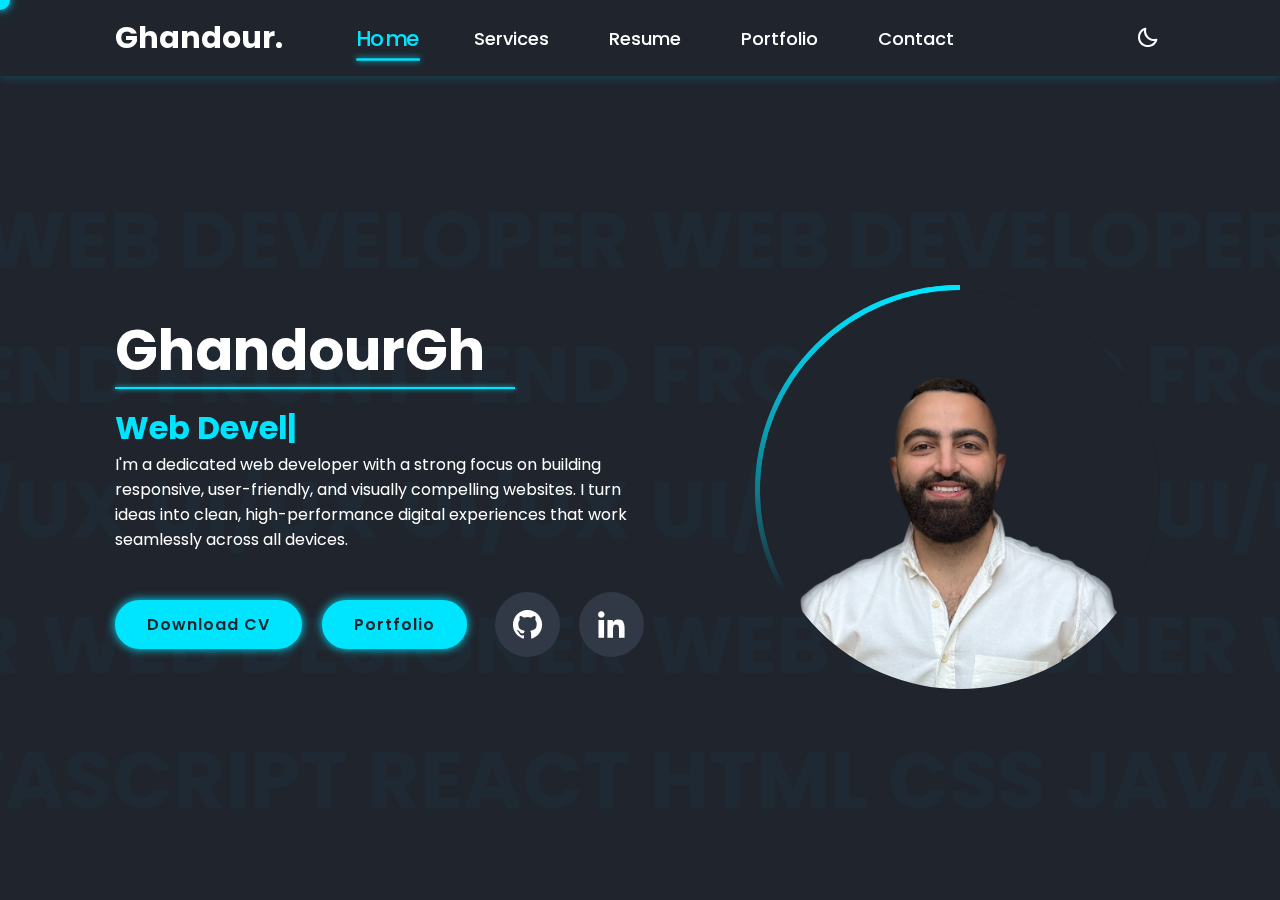
<file: index.html>
<!DOCTYPE html>
<html lang="en">
<head>
    <meta charset="UTF-8">
    <meta name="viewport" content="width=device-width, initial-scale=1.0">
    <title>Portfolio</title>
    <!-- Theme initialization -->
    <script>
        // Apply theme immediately to prevent flash
        document.documentElement.style.visibility = 'hidden';
        document.addEventListener('DOMContentLoaded', function() {
            document.documentElement.style.visibility = '';
        });
        
        if (localStorage.getItem('theme') === 'light') {
            document.body.classList.add('light-mode');
        }
    </script>
    <!-- boxicons-->
    <link href='https://unpkg.com/boxicons@2.1.4/css/boxicons.min.css' rel='stylesheet'>
    <!-- css -->
    <link rel="stylesheet" href="styles.css?v=1.1">
</head>

<body>
    <!-- Header -->
    <header>
        <a href="index.html" class="logo">Ghandour.</a>

        <nav>
            <a href="index.html" class="active">Home</a>
            <a href="services.html">Services</a>
            <a href="resume.html">Resume</a>
            <a href="portfolio.html">Portfolio</a>
            <a href="contact.html">Contact</a>
        </nav>

        <div class="header-icons">
            <i class='bx bx-moon' id="darkMode-icon"></i>
        <i class='bx bx-menu' id="menu-icon"></i>
        </div>
    </header>

    <!-- Home -->
    <section class="home active" id="home">
        <div class="animated-text-lines">
            <div class="text-line">
                <span>Web Developer</span>
                <span>Web Developer</span>
                <span>Web Developer</span>
                <span>Web Developer</span>
                <span>Web Developer</span>
                <span>Web Developer</span>
                <span>Web Developer</span>
                <span>Web Developer</span>
                <span>Web Developer</span>
                <span>Web Developer</span>
            </div>
            <div class="text-line">
                <span>Front-End</span>
                <span>Front-End</span>
                <span>Front-End</span>
                <span>Front-End</span>
                <span>Front-End</span> 
                <span>Front-End</span>
                <span>Front-End</span>
                <span>Front-End</span>
                <span>Front-End</span>
                <span>Front-End</span>
            </div>
            <div class="text-line">
                <span>UI/UX</span>
                <span>UI/UX</span>
                <span>UI/UX</span> 
                <span>UI/UX</span>
                <span>UI/UX</span>
                <span>UI/UX</span>
                <span>UI/UX</span>
                <span>UI/UX</span>
                <span>UI/UX</span>
                <span>UI/UX</span>
                <span>UI/UX</span>
                <span>UI/UX</span>
                <span>UI/UX</span>
                <span>UI/UX</span>
                <span>UI/UX</span>
                <span>UI/UX</span>
            </div>
            <div class="text-line">
                <span>Web Designer</span>
                <span>Web Designer</span>
                <span>Web Designer</span>
                <span>Web Designer</span>
                <span>Web Designer</span>
                <span>Web Designer</span>
                <span>Web Designer</span>
                <span>Web Designer</span>
                <span>Web Designer</span>
                <span>Web Designer</span>
                <span>Web Designer</span>
                <span>Web Designer</span>
                <span>Web Designer</span>
                <span>Web Designer</span>
            </div>
            <div class="text-line">
                <span>HTML</span>
                <span>CSS</span>
                <span>JavaScript</span>
                <span>React</span>
                <span>HTML</span>
                <span>CSS</span>
                <span>JavaScript</span>
                <span>React</span>
                <span>HTML</span>
                <span>CSS</span>
                <span>JavaScript</span>
                <span>React</span>
                <span>HTML</span>
                <span>CSS</span>
                <span>JavaScript</span>
                <span>React</span>
             
            
            </div>
        </div>
        <div class="home-detail">
            <h1>GhandourGh</h1>
            <h2>
                <span class="typing-text"></span>
            </h2>
            <p>I'm a dedicated web developer with a strong focus on building responsive, user-friendly, and visually compelling websites. I turn ideas into clean, high-performance digital experiences that work seamlessly across all devices.</p>
            <div class="btn-sci">
                <a href="images/CV.pdf" class="btn">Download CV</a>
                <a href="portfolio.html" class="btn btn-portfolio">Portfolio</a>
                <div class="sci">
                    <a href="https://github.com/GhandourGh"><i class='bx bxl-github'></i></a>
                    <a href="https://www.linkedin.com/in/GhandourGh"><i class='bx bxl-linkedin'></i></a>
                </div>
            </div>
        </div>
        <!-- home img -->
        <div class="home-img">
            <div class="img-box">
                <div class="img-item">
                    <img src="images/Ghandour.png">
                </div>
            </div>
        </div>
    </section>

    </section>
<!-- custom js link -->
    <script src="script.js?v=1.1"></script>
</body>
</html>
</file>
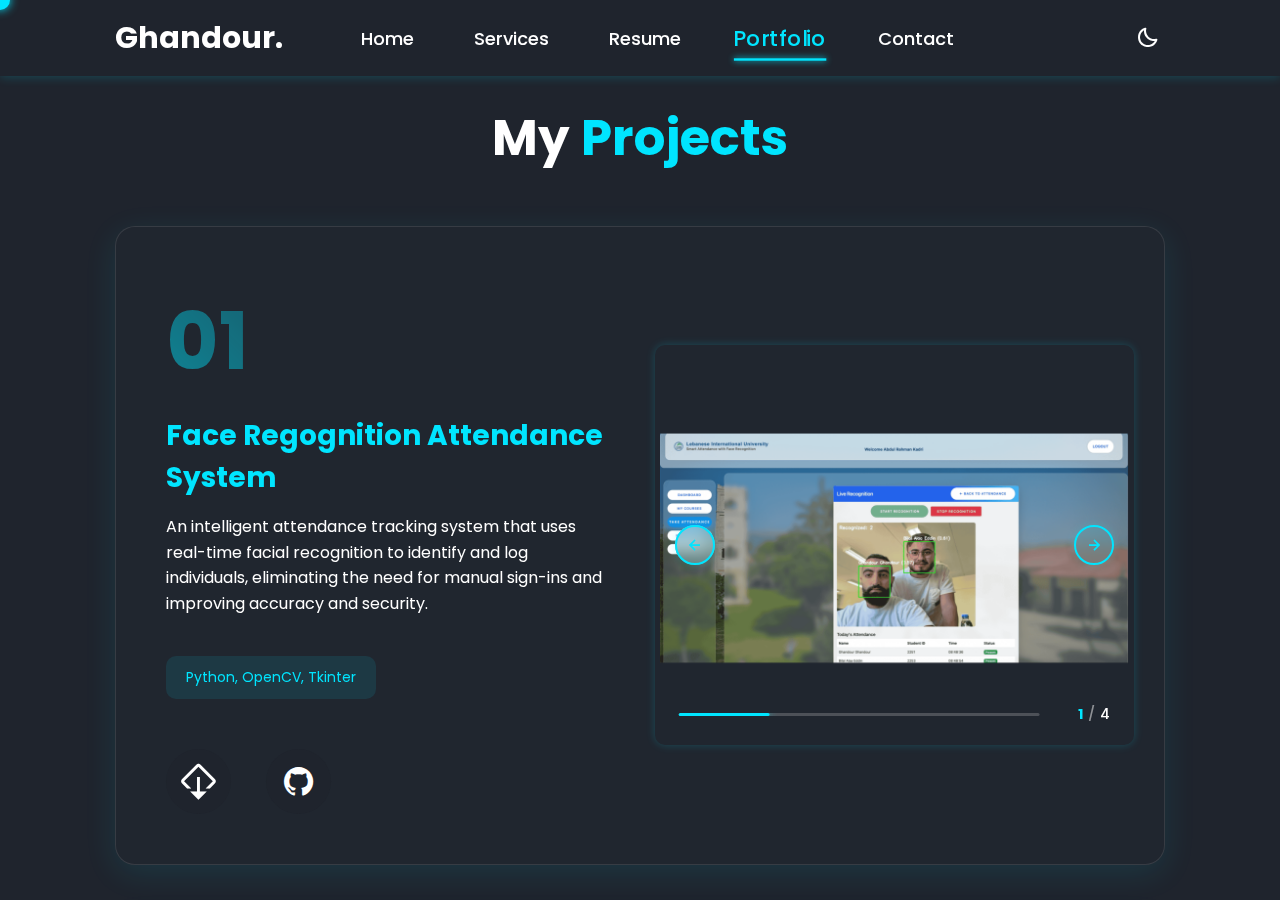
<file: portfolio.html>
<!DOCTYPE html>
<html lang="en">
<head>
    <meta charset="UTF-8">
    <meta name="viewport" content="width=device-width, initial-scale=1.0">
    <title>Portfolio</title>
    <!-- Theme initialization -->
    <script>
        // Apply theme immediately to prevent flash
        document.documentElement.style.visibility = 'hidden';
        document.addEventListener('DOMContentLoaded', function() {
            document.documentElement.style.visibility = '';
        });
        
        if (localStorage.getItem('theme') === 'light') {
            document.body.classList.add('light-mode');
        }
    </script>
    <!-- boxicons-->
    <link href='https://unpkg.com/boxicons@2.1.4/css/boxicons.min.css' rel='stylesheet'>
    <!-- css -->
    <link rel="stylesheet" href="styles.css">
</head>
<body>
    <header>
        <a href="index.html" class="logo">Ghandour.</a>

        <nav>
            <a href="index.html">Home</a>
            <a href="services.html">Services</a>
            <a href="resume.html">Resume</a>
            <a href="portfolio.html" class="active">Portfolio</a>
            <a href="contact.html">Contact</a>
        </nav>

        <div class="header-icons">
            <i class='bx bx-moon' id="darkMode-icon"></i>
            <i class='bx bx-menu' id="menu-icon"></i>
        </div>
    </header>
    
    <section class="Portfolio active">
        <h2 class="heading">My <span>Projects</span></h2>
        <div class="portfolio-container">
            <div class="portfolio-box">
                <div class="portfolio-detail active">
                    <p class="numb">01</p>
                        <h3>Face Regognition Attendance System</h3>
                        <p>An intelligent attendance tracking system that uses real-time facial recognition to identify and log individuals, eliminating the need for manual sign-ins and improving accuracy and security.</p>
                    <div class="tech">
                        <p>Python, OpenCV, Tkinter</p>
                    </div>
                    <div class="live-github">
                        <a href="#"><i class='bx bx-link-external'></i><span>Live Demo</span></a>
                        <a href="https://github.com/GhandourGh/FRS" target="_blank" rel="noopener noreferrer"><i class='bx bxl-github'></i><span>Github Repository</span></a>
                    </div>
                </div>
            </div>
            
            <div class="portfolio-box">
                <div class="portfolio-carousel">
                    <div class="image-slide">
                        <div class="img-item">
                            <img src="images/FRS/FRS1.png" alt="FRS Website">
                        </div>
                        <div class="img-item">
                            <img src="images/FRS/FRS2.png" alt="FRS Website">
                        </div>
                        <div class="img-item">
                            <img src="images/FRS/FRS3.png" alt="FRS Website">
                        </div>
                        <div class="img-item">
                            <img src="images/FRS/FRS4.png" alt="FRS Website">
                        </div>
                    </div>
                    <div class="progress-nav">
                        <div class="progress-bar">
                            <div class="progress-fill"></div>
                        </div>
                        <div class="slide-counter">
                            <span class="current">1</span>
                            <span class="separator">/</span>
                            <span class="total">4</span>
                        </div>
                    </div>
                </div>
                <div class="navigation">
                    <button class="arrow-left"><i class='bx bx-left-arrow-alt'></i></button>
                    <button class="arrow-right"><i class='bx bx-right-arrow-alt'></i></button>
                </div>
            </div>
        </div>

        <!-- Second Project -->
        <div class="portfolio-container" style="margin-top: 5rem;">
            <div class="portfolio-box">
                <div class="portfolio-detail active">
                    <p class="numb">02</p>
                    <h3>Portfolio Website</h3>
                    <p>A responsive and modern website designed to showcase my projects, skills, and contact information — built to reflect my personal brand and front-end development abilities.</p>
                    <div class="tech">
                        <p>HTML5, CSS3, JavaScript,EmailJS</p>
                    </div>
                    <div class="live-github">
                        <a href="#"><i class='bx bx-link-external'></i><span>Live Demo</span></a>
                        <a href="https://github.com/GhandourGh" target="_blank" rel="noopener noreferrer"><i class='bx bxl-github'></i><span>Github Repository</span></a>
                    </div>
                </div>
            </div>
            
            <div class="portfolio-box">
                <div class="portfolio-carousel">
                    <div class="image-slide">
                        <div class="img-item">
                            <img src="images/Portfolio/portfolio1.png" alt="Portfolio Website">          
                        </div>
                        <div class="img-item">
                            <img src="images/Portfolio/portfolio2.png" alt="Portfolio Website">
                        </div>
                        <div class="img-item">
                            <img src="images/Portfolio/portfolio3.png" alt="Portfolio Website">
                        </div>
                        <div class="img-item">
                            <img src="images/Portfolio/portfolio4.png" alt="Portfolio Website">
                        </div>
                    </div>
                    <div class="progress-nav">
                        <div class="progress-bar">
                            <div class="progress-fill"></div>
                        </div>
                        <div class="slide-counter">
                            <span class="current">1</span>
                            <span class="separator">/</span>
                            <span class="total">4</span>
                        </div>
                    </div>
                </div>
                <div class="navigation">
                    <button class="arrow-left"><i class='bx bx-left-arrow-alt'></i></button>
                    <button class="arrow-right"><i class='bx bx-right-arrow-alt'></i></button>
                </div>
            </div>
        </div>

        <!-- Third Project -->
        <div class="portfolio-container" style="margin-top: 5rem;">
            <div class="portfolio-box">
                <div class="portfolio-detail active">
                    <p class="numb">03</p>
                    <h3>Juicy Burger</h3>
                    <p>A stylish and interactive website for a burger joint, built to showcase the menu, promote offers, and attract hungry visitors online.</p>
                    <div class="tech">
                        <p>HTML5, CSS3, JavaScript</p>
                    </div>
                    <div class="live-github">
                        <a href="#"><i class='bx bx-link-external'></i><span>Live Demo</span></a>
                        <a href="https://github.com/GhandourGh/BurgerMenu" target="_blank" rel="noopener noreferrer"><i class='bx bxl-github'></i><span>Github Repository</span></a>
                    </div>
                </div>
            </div>
            
            <div class="portfolio-box">
                <div class="portfolio-carousel">
                    <div class="image-slide">
                        <div class="img-item">
                            <img src="images/Burger/burger1.png" alt="Burger Website - Home">
                        </div>
                        <div class="img-item">
                            <img src="images/Burger/burger2.png" alt="Burger Website - Menu">
                        </div>
                        <div class="img-item">
                            <img src="images/Burger/burger3.png" alt="Burger Website - Contact">
                        </div>
                        <div class="img-item">
                            <img src="images/Burger/burger4.png" alt="Burger Website - Contact">
                        </div>
                    </div>
                    <div class="progress-nav">
                        <div class="progress-bar">
                            <div class="progress-fill"></div>
                        </div>
                        <div class="slide-counter">
                            <span class="current">1</span>
                            <span class="separator">/</span>
                            <span class="total">4</span>
                        </div>
                    </div>
                </div>
                <div class="navigation">
                    <button class="arrow-left"><i class='bx bx-left-arrow-alt'></i></button>
                    <button class="arrow-right"><i class='bx bx-right-arrow-alt'></i></button>
                </div>
            </div>
        </div>
    </section>
    
    <!-- custom js link -->
    <script src="script.js"></script>
</body>
</html>
</file>
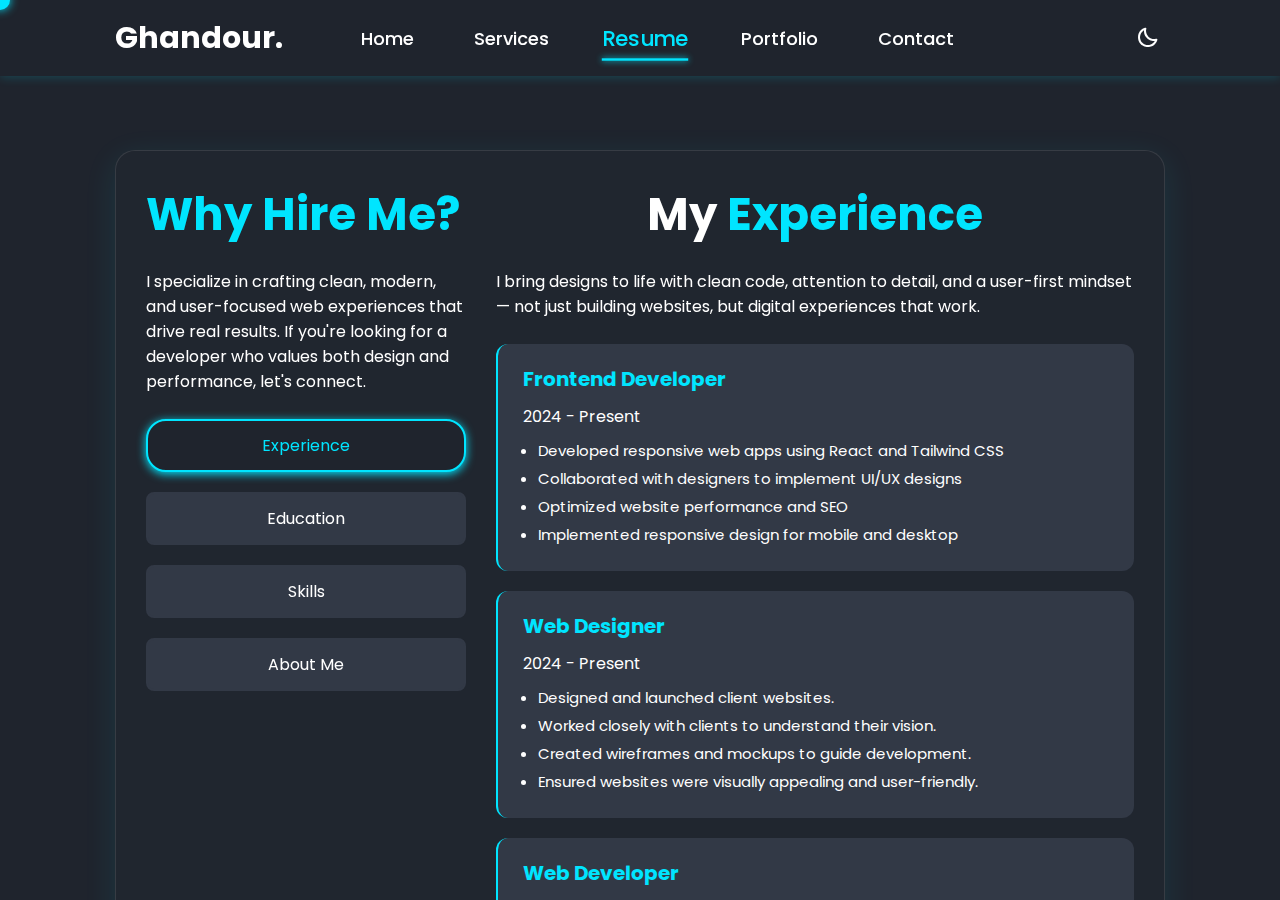
<file: resume.html>
<!DOCTYPE html>
<html lang="en">
<head>
    <meta charset="UTF-8">
    <meta name="viewport" content="width=device-width, initial-scale=1.0">
    <title>Resume</title>
    <!-- Theme initialization -->
    <script>
        // Apply theme immediately to prevent flash
        document.documentElement.style.visibility = 'hidden';
        document.addEventListener('DOMContentLoaded', function() {
            document.documentElement.style.visibility = '';
        });
        
        if (localStorage.getItem('theme') === 'light') {
            document.body.classList.add('light-mode');
        }
    </script>
    <!-- boxicons-->
    <link href='https://unpkg.com/boxicons@2.1.4/css/boxicons.min.css' rel='stylesheet'>
    <!-- css -->
    <link rel="stylesheet" href="styles.css?v=1.1">
</head>
<body>
    <!-- Header -->
    <header>
        <a href="index.html" class="logo">Ghandour.</a>

        <nav>
            <a href="index.html">Home</a>
            <a href="services.html">Services</a>
            <a href="resume.html" class="active">Resume</a>
            <a href="portfolio.html">Portfolio</a>
            <a href="contact.html">Contact</a>
        </nav>

        <div class="header-icons">
            <i class='bx bx-moon' id="darkMode-icon"></i>
        <i class='bx bx-menu' id="menu-icon"></i>
        </div>
    </header>

    <section class="resume active">
        <div class="resume-container">
            <div class="resume-box">
                <h2> Why Hire Me?</h2>
                <p class="desc">I specialize in crafting clean, modern, and user-focused web experiences that drive real results.
                    If you're looking for a developer who values both design and performance, let's connect.</p>
                <button class="resume-btn active" data-target="experience">Experience</button>
                <button class="resume-btn" data-target="education">Education</button>
                <button class="resume-btn" data-target="skills">Skills</button>
                <button class="resume-btn" data-target="about">About Me</button>
            </div>
            <div class="resume-box">
                <div class="resume-detail experience active">
                    <h2 class="heading">My <span>Experience</span></h2>
                    <p class="desc">I bring designs to life with clean code, attention to detail, and a user-first mindset — not just building websites, but digital experiences that work.</p>
                    <div class="expericene-list">
                        <div class="experience-card">
                            <h3>Frontend Developer <span></span></h3>
                            <p class="exp-date">2024 - Present</p>
                            <ul>
                                <li>Developed responsive web apps using React and Tailwind CSS</li>
                                <li>Collaborated with designers to implement UI/UX designs</li>
                                <li>Optimized website performance and SEO</li>
                                <li>Implemented responsive design for mobile and desktop</li>
                            </ul>
                        </div>
                        <div class="experience-card">
                            <h3>Web Designer <span> </span></h3>
                            <p class="exp-date">2024 - Present</p>
                            <ul>
                                <li>Designed and launched client websites.</li>
                                <li>Worked closely with clients to understand their vision.</li>
                                <li>Created wireframes and mockups to guide development.</li>
                                <li>Ensured websites were visually appealing and user-friendly.</li>
                            </ul>
                        </div>
                        <div class="experience-card">
                            <h3>Web Developer <span> </span></h3>
                            <p class="exp-date">2024 - Present</p>
                            <ul>
                                <li>Developed and maintained modern, responsive web applications as a Web Developer, focusing on clean code and seamless user experiences.</li>
                                <li>Collaborated with team members to implement new features and improve user experience.</li>
                                <li>Optimized website performance and SEO.</li>
                                <li>Implemented responsive design for mobile and desktop.</li>
                            </ul>
                        </div>
                    </div>
                </div>
                <div class="resume-detail education">
                    <h2 class="heading">My <span>Education</span></h2>
                    <p class="desc">I hold a Bachelor of Science in Computer Science from the Lebanese International University (LIU), where I developed a strong foundation in software engineering, problem-solving, and creating user-focused digital solutions.</p>
                    <div class="expericene-list">
                        <div class="experience-card">
                            <h3>Bachelor of Science in Computer Science <span> @Lebanese International University</span></h3>
                            <p class="exp-date">2021 - 2025</p>
                            <ul>
                                <li>Graduated with a Bachelor of Science in Computer Science from the Lebanese International University (LIU).</li>
                                <li>Focused on web development and design, completing projects that emphasized responsive design and user experience.</li>
                                <li>Developed a face recognition attendance system as part of a capstone project, applying real-world problem-solving and UI implementation.</li>
                                <li>Studied key computer science subjects including programming, data structures, and software development methodologies.</li>
                                <li>Worked on collaborative projects, enhancing my skills in teamwork and effective communication.</li>
                            </ul>
                        </div>
                    </div>
                </div>
                <div class="resume-detail skills">
                    <h2 class="heading">My <span>Skills</span></h2>
                    <p class="desc">Skilled in HTML, CSS, JavaScript, and python, I specialize in creating sleek, functional websites using modern frameworks</p>
                    <div class="skills-logos-list">
                        <div class="skill-logo-card">
                            <i class='bx bxl-html5' style='color:#e44d26'></i>
                            <span>HTML5</span>
                        </div>
                        <div class="skill-logo-card">
                            <i class='bx bxl-css3' style='color:#1572b6'></i>
                            <span>CSS3</span>
                        </div>
                        <div class="skill-logo-card">
                            <i class='bx bxl-javascript' style='color:#f7df1e'></i>
                            <span>JavaScript</span>
                        </div>
                        <div class="skill-logo-card">
                            <i class='bx bxl-python' style='color:#3776ab'></i>
                            <span>Python</span>
                        </div>
                    </div>
                </div>
                <div class="resume-detail about">
                    <h2 class="heading">About <span>Me</span></h2>
                    <p class="desc">Driven by curiosity and fueled by passion, I'm always learning, creating, and striving to make an impact.</p>
                    <div class="expericene-list">
                        <div class="experience-card personal-details">
                            <h3>Personal Details</h3>
                            <ul style="list-style: none; padding-left: 0;">
                                <li><strong>Name:</strong> Ghandour Ghandour</li>
                                <li><strong>Age:</strong> 21</li>
                                <li><strong>Gender:</strong> Male</li>
                                <li><strong>Location:</strong> Beirut,Lebanon</li>
                                <li><strong>From:</strong> Colombia</li>    
                                <li><strong>Freelance:</strong> Available</li>
                                <li><strong>Phone:</strong> <a href="tel:+96176088440" style="color:var(--main-color);text-decoration:underline;">+961 76 088 440</a></li>
                               <li><strong>Email:</strong> <a href="https://mail.google.com/mail/?view=cm&to=gghandour03@gmail.com" target="_blank" rel="noopener noreferrer" style="color:var(--main-color);text-decoration:underline;">gghandour03@gmail.com</a></li>
                                <li><strong>Languages:</strong> English, Arabic, Spanish</li>
                            </ul>
                        </div>
                    </div>
                            
                        </div>
                    </div>
                    
                </div>
            </div>
        </div>
    </section>

    <!-- custom js link -->
    <script src="script.js?v=1.1"></script>
</body>
</html>
</file>
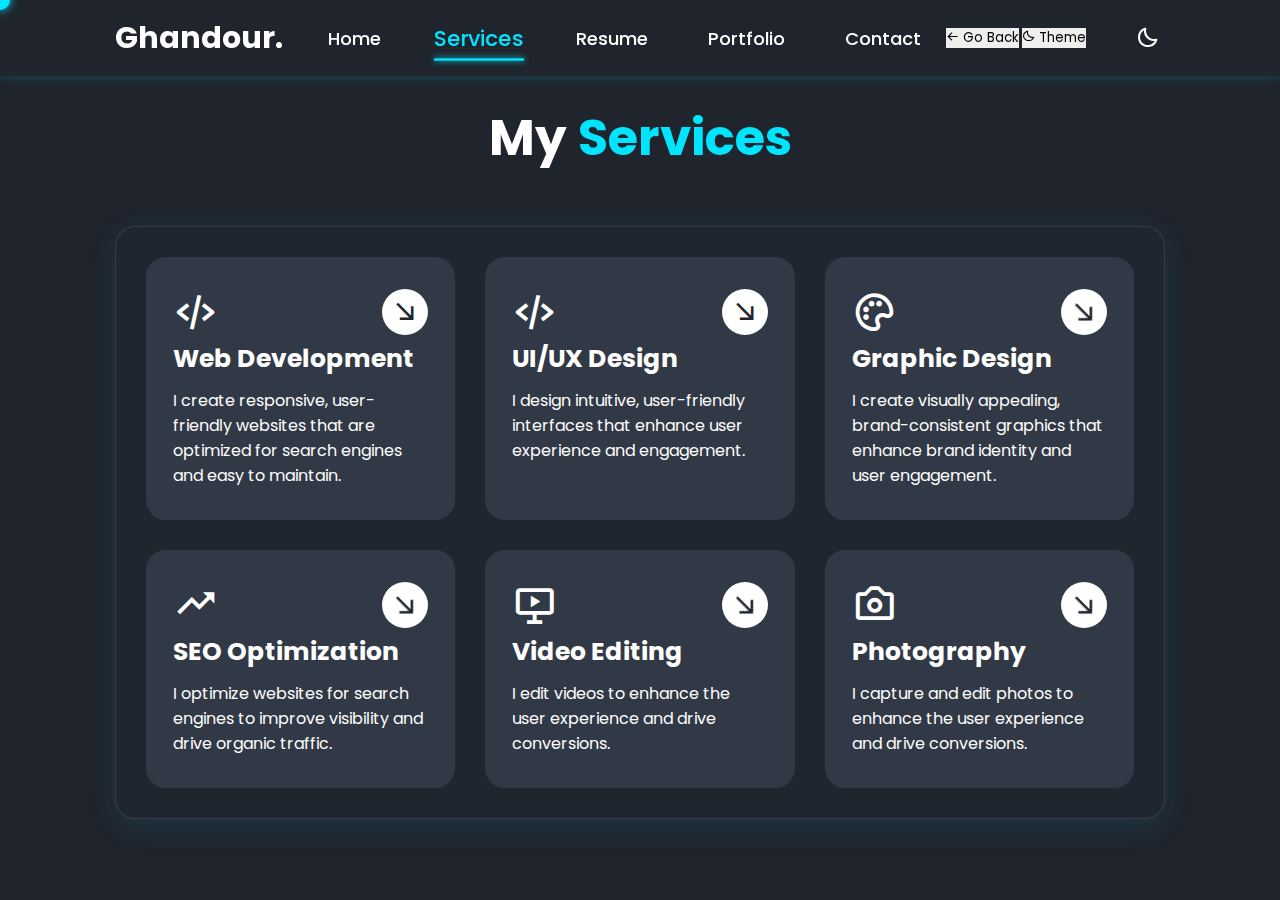
<file: services.html>
<!DOCTYPE html>
<html lang="en">
<head>
    <meta charset="UTF-8">
    <meta name="viewport" content="width=device-width, initial-scale=1.0">
    <title>Services</title>
    <!-- Theme initialization -->
    <script>
        // Apply theme immediately to prevent flash
        document.documentElement.style.visibility = 'hidden';
        document.addEventListener('DOMContentLoaded', function() {
            document.documentElement.style.visibility = '';
        });
        
        if (localStorage.getItem('theme') === 'light') {
            document.body.classList.add('light-mode');
        }
    </script>
    <!-- boxicons-->
    <link href='https://unpkg.com/boxicons@2.1.4/css/boxicons.min.css' rel='stylesheet'>
    <!-- css -->
    <link rel="stylesheet" href="styles.css?v=1.1">
</head>
<body>
    <!-- Header -->
    <header>
        <a href="index.html" class="logo">Ghandour.</a>

        <nav>
            <a href="index.html">Home</a>
            <a href="services.html" class="active">Services</a>
            <a href="resume.html">Resume</a>
            <a href="portfolio.html">Portfolio</a>
            <a href="contact.html">Contact</a>
            
            <!-- Mobile menu elements -->
            <div class="mobile-menu-controls">
                <button class="mobile-back-btn">
                    <i class='bx bx-arrow-back'></i>
                    <span>Go Back</span>
                </button>
                <button class="mobile-theme-toggle">
                    <i class='bx bx-moon'></i>
                    <span>Theme</span>
                </button>
            </div>
        </nav>

        <div class="header-icons">
            <i class='bx bx-moon' id="darkMode-icon"></i>
        <i class='bx bx-menu' id="menu-icon"></i>
        </div>
    </header>
    <!-- Services -->
    <section class="services active">
        <h2 class="heading">My <span>Services</span></h2>
        <div class="services-container">
            <div class="services-box">
                <div class="icon">
                    <i class='bx bx-code-alt'></i>
                    <a href="#"><i class='bx bx-arrow-back'></i></a>
                </div>
                <h3>Web Development</h3>
                <p>I create responsive, user-friendly websites that are optimized for search engines and easy to maintain.</p>
            </div>
            <div class="services-box">
                <div class="icon">
                    <i class='bx bx-code-alt'></i>
                    <a href="#"><i class='bx bx-arrow-back'></i></a>
                </div>
                <h3>UI/UX Design</h3>
                <p>I design intuitive, user-friendly interfaces that enhance user experience and engagement.</p>
            </div>
            <div class="services-box">
                <div class="icon">
                    <i class='bx bx-palette'></i>
                    <a href="#"><i class='bx bx-arrow-back'></i></a>
                </div>
                <h3>Graphic Design</h3>
                <p>I create visually appealing, brand-consistent graphics that enhance brand identity and user engagement.</p>
            </div>
            <div class="services-box">
                <div class="icon">
                    <i class='bx bx-trending-up'></i>
                    <a href="#"><i class='bx bx-arrow-back'></i></a>
                </div>
                <h3>SEO Optimization</h3>
                <p>I optimize websites for search engines to improve visibility and drive organic traffic.</p>
            </div>
            <div class="services-box">
                <div class="icon">
                    <i class='bx bx-slideshow'></i>
                    <a href="#"><i class='bx bx-arrow-back'></i></a>
                </div>
                <h3>Video Editing</h3>
                <p>I edit videos to enhance the user experience and drive conversions.</p>
            </div>
            <div class="services-box">
                <div class="icon">
                    <i class='bx bx-camera'></i>
                    <a href="#"><i class='bx bx-arrow-back'></i></a>
                </div>
                <h3>Photography</h3>
                <p>I capture and edit photos to enhance the user experience and drive conversions.</p>
            </div>
        </div>
    </section>
    
    <!-- custom js link -->
    <script src="script.js?v=1.1"></script>
</body>
</html>
</file>
<file: styles.css>
@import url('https://fonts.googleapis.com/css2?family=Poppins:wght@400;500;700&display=swap');

* {
    margin: 0;
    padding: 0;
    box-sizing: border-box;
    text-decoration: none;
    border: none;
    outline: none;
    font-family: "Poppins", sans-serif;
    -webkit-font-smoothing: antialiased;
    -moz-osx-font-smoothing: grayscale;
    cursor: none;
}

:root {
    --bg-color: #1f242d;
    --second-bg-color: #323946;
    --text-color: #fff;
    --main-color: #00e5ff;
    --main-color-rgb: 0, 229, 255;
    --white-color: #fff;
    --disabled-color: #fff3;
}

body.light-mode {
    --bg-color: #ffffff;
    --second-bg-color: #f5f5f5;
    --text-color: #1f242d;
    --main-color: #00a3cc;
    --main-color-rgb: 0, 163, 204;
    --white-color: #1f242d;
}

html {
    font-size: 62.5%;
    overflow-x: hidden;
}

body {
    background: var(--bg-color);
    color: var(--text-color);
    transition: background-color 0.3s ease,
                color 0.3s ease;
}

header {
    position: fixed;
    top: 0;
    left: 0;
    width: 100%;
    padding: 1.5rem 9%;
    background: var(--bg-color);
    display: flex;
    justify-content: space-between;
    align-items: center;
    z-index: 100;
    box-shadow: 0 1px 10px rgba(0, 229, 255, 0.2);
    animation: headerGlow 2s ease-in-out infinite;
    transition: background-color 0.3s ease;
}

/* Center navigation layout */
header {
    display: grid;
    grid-template-columns: 1fr auto 1fr;
    align-items: center;
    gap: 1rem;
}

.logo {
    font-size: 3rem;
    color: var(--white-color);
    font-weight: 700;
    transition: color 0.3s ease;
    justify-self: start;
}

nav {
    display: flex;
    align-items: center;
    gap: 2.5rem;
    justify-self: center;
}

/* Right side container for icons */
.header-icons {
    display: flex;
    align-items: center;
    gap: 0.8rem;
    justify-self: end;
}

#darkMode-icon {
    font-size: 2.4rem;
    color: var(--white-color);
    
    padding: 0.5rem;
    border-radius: 50%;
    transition: color 0.2s ease,
                transform 0.2s ease,
                background-color 0.2s ease;
    display: flex;
    align-items: center;
    justify-content: center;
}

#darkMode-icon:hover {
    color: var(--main-color);
    transform: scale(1.1);
    background-color: rgba(0, 229, 255, 0.1);
    box-shadow: 0 0 10px rgba(0, 229, 255, 0.3);
}

#menu-icon {
    font-size: 4rem; 
    display: none;
    color: var(--white-color);
    transition: color 0.2s ease,
                transform 0.2s ease;
    cursor: pointer;
    padding: 0.8rem;
    border-radius: 0.5rem;
    background: rgba(0, 229, 255, 0.1);
    border: 1px solid rgba(0, 229, 255, 0.2);
}

#menu-icon:hover {
    background: rgba(0, 229, 255, 0.25);
    border-color: rgba(0, 229, 255, 0.5);
    box-shadow: 0 0 15px rgba(0, 229, 255, 0.4);
    transform: scale(1.05);
}

@keyframes headerGlow {
    0%, 100% {
        box-shadow: 0 1px 10px rgba(0, 229, 255, 0.2);
    }
    50% {
        box-shadow: 0 1px 15px rgba(0, 229, 255, 0.4);
    }
}

nav a {
    font-size: 1.8rem;
    color: var(--white-color);
    font-weight: 500;
    margin-left: 3.5rem;
    display: inline-block;
    position: relative;
    transition: color 0.3s ease,
                transform 0.3s ease;
}

nav a::after {
    content: '';
    position: absolute;
    bottom: -5px;
    left: 50%;
    width: 0;
    height: 2px;
    background: var(--main-color);
    box-shadow: 0 0 0.5rem var(--main-color);
    transition: 0.3s ease;
    transform: translateX(-50%);
}

nav a:hover::after,
nav a.active::after {
    width: 100%;
}

nav a:hover,
nav a.active {
    color: var(--main-color);
    transform: scale(1.2);
}

section {
    position: absolute;
    width: 100%;
    height: 100%;
    padding: 10rem 9% 2rem;
    background: var(--bg-color);
    visibility: hidden;
    opacity: 0;
    overflow: hidden;
    transition: opacity 0.5s ease, transform 0.5s ease;
}

section.active {
    visibility: visible;
    opacity: 1;
    overflow: auto;
    animation: fadeInUp 0.6s ease;
}

@keyframes fadeInUp {
    from {
        opacity: 0;
        transform: translateY(30px);
    }
    to {
        opacity: 1;
        transform: translateY(0);
    }
}

/* Home section specific styles */
section#home {
    min-height: 100vh;
    display: flex;
    align-items: center;
}

.home {
    display: flex;
    justify-content: space-between;
    align-items: center;
    width: 100%;
}

.home-detail {
    display: inline-block;
    flex: 1;
    max-width: 60rem;
    padding-right: 6rem;
}

.home-detail h1 {
    font-size: 5.6rem;
    line-height: 1;
    margin-bottom: 2rem;
    position: relative;
}

.home-detail h1::after {
    content: '';
    position: absolute;
    left: 0;
    bottom: -1rem;
    width: 40rem;
    height: 2px;
    background: var(--main-color);
    box-shadow: 0 0 0.5rem var(--main-color);
}

.home-detail h2 {
    display: inline-block;
    font-size: 3.2rem;
    color: var(--main-color);
    margin-top: 0.5rem;
}
.home-detail h2 span{
    position: relative;
    display: inline-block;

}   

.home-detail p {
    font-size: 1.6rem;
    margin-bottom: 4rem;
}

.home-detail .btn-sci {
    display: flex;
    align-items: center;
    
}

.home-detail .btn-sci .sci {
    margin-left: 2rem;
}

.btn-portfolio {
    background: var(--bg-color);
    color: var(--main-color);
    border: .2rem solid var(--main-color);
    box-shadow: 0 0 1rem var(--main-color);
    margin-left: 2rem;
}

.btn {
    display: inline-block;
    padding: 1rem 3rem;
    background: var(--main-color);
    border: .2rem solid var(--main-color);
    border-radius: 4rem;
    box-shadow: 0 0 1rem var(--main-color);
    font-size: 1.6rem;
    color: var(--bg-color);
    letter-spacing: 0.1rem;
    font-weight: 600;
    transition: 0.5s ease;
    transition: color 0.5s ease,
                background-color 0.5s ease,
                border-color 0.5s ease,
                box-shadow 0.5s ease;
    transition: 0.3s ease-in-out;
    
}
.btn:hover {
    color: var(--main-color);
    background: var(--bg-color);
    box-shadow: 0 0 1rem var(--main-color);
    transform: scale(1.1);
}
.home-detail .btn-sci .sci a {
    position: relative;
    display: inline-flex;
    padding: 1.5rem;
    font-size: 3.5rem;
    color: var(--white-color);
    border-radius: 50%;
    background: var(--second-bg-color);
    transition: 0.3s ease;
    margin: 0 .8rem;
}

.home-detail .btn-sci .sci a:hover {
    color: var(--main-color);
    background: var(--bg-color);
    box-shadow: 0 0 1rem var(--main-color);
    transform: scale(1.1);
}

.home-detail .btn-sci .sci a:hover {
    color: var(--main-color);
    background: var(--bg-color);
    box-shadow: 0 0 1rem var(--main-color);
    transform: scale(1.1);
}

.home-img .img-box{
    position: relative;
    width: 32vw;
    height: 32vw;
    border-radius: 50%;
    padding: .5rem;
    display: flex;
    justify-content: center;
    align-items: center;
    overflow: hidden;
    z-index: 2;
}
    .home-img .img-box::before,
     .home-img .img-box::after {
        content: '';
        position: absolute;
        width: 100rem;
        height: 400rem;
        background: conic-gradient(transparent, transparent, transparent, var(--main-color));
        transform: rotate(0deg);
        animation: rotate-border 4s linear infinite;
    } 

    .home-img .img-box::after {
        animation-delay: -2s;
    }

@keyframes rotate-border {
    100% {
        transform: rotate(360deg);
    }
}

.home-img .img-box .img-item{
    position: relative;
    width: 150%;
    height: 100%;
    background: var(--bg-color); 
    border-radius: 50%;
    border: 0.1rem solid var(--bg-color);
    display: flex;
    justify-content: center;
    z-index: 2;
    overflow: hidden;
}
.home-img .img-box .img-item img{ 
    position: absolute;
    top: 3rem;
    display: block;
    width: 150%;
    height: 100%;
    object-fit: cover;
    mix-blend-mode:normal
   
}



/* ========== Common ========== */
.heading{
    font-size:5rem;
    margin:0 0 2rem;
    text-align:center;
    transition: color 0.5s ease,
                background-color 0.5s ease,
                border-color 0.5s ease,
                box-shadow 0.5s ease;
}

.heading span{
    color:var(--main-color);
}

/* ========== Services Section ========== */
.services-container{
    display: grid;
    grid-template-columns: repeat(auto-fit, minmax(30rem, 1fr));
    gap: 3rem;
    margin-top: 5rem;
    padding: 3rem;
    background: rgba(50, 58, 70, 0.1);
    backdrop-filter: blur(20px);
    -webkit-backdrop-filter: blur(20px);
    border: 1px solid rgba(255, 255, 255, 0.1);
    border-radius: 2rem;
    box-shadow: 0 8px 32px rgba(0, 229, 255, 0.1);
    animation: contactGlow 3s ease-in-out infinite;
    transition: all 0.3s ease;
}

.services-container:hover {
    transform: scale(1.01);
    box-shadow: 0 12px 40px rgba(0, 229, 255, 0.15);
}

.services-box{
    background:var(--second-bg-color);
    padding:3rem 2.5rem;
    border:.2rem solid var(--second-bg-color);
    border-radius:2rem;
    display:flex;
    flex-direction:column;
   
    text-align:left;
    transition:border-color .5s ease,transform .5s ease;
}

.services-box:hover{
    border-color:var(--main-color);
    transform:translateY(-.5rem) scale(1.03);
}

.services-box .icon{
    display:flex;
    align-items:center;
    justify-content:space-between;
    width:100%;
    gap:1.5rem;
    font-size:4.5rem;
    color:var(--white-color);
    margin-bottom:1.5rem;
    transition:color .5s ease;
}

.services-box:hover .icon{
    color:var(--main-color);
    
}


.services-box .icon i{
    font-size:4.5rem;
    

}

.services-box .icon a{
    display:inline-flex;
    align-items:center;
    justify-content:center;
    background:var(--white-color);
    border-radius:50%;
    padding:.8rem;
    transition:transform .8s cubic-bezier(.22,.61,.36,1);
}

.services-box:hover .icon a{
    background:var(--main-color);
    color:var(--bg-color);
    box-shadow:none;
    transform:rotate(133deg);
}


.services-box .icon a i{
    font-size:3rem;
    color:var(--bg-color);
    transform:rotate(225deg);
}

.services-box h3{
    font-size:2.5rem;
    margin-top:-1rem;
}

.services-box:hover h3 {
    color: var(--main-color);
}
.services-box p{
    font-size:1.6rem;
    margin-top:1rem;
}

.resume-container {
    display: flex;
    flex-direction: column;
    gap: 3rem;
    margin-top: 5rem;
    padding: 3rem;
    background: rgba(50, 58, 70, 0.1);
    backdrop-filter: blur(20px);
    -webkit-backdrop-filter: blur(20px);
    border: 1px solid rgba(255, 255, 255, 0.1);
    border-radius: 2rem;
    box-shadow: 0 8px 32px rgba(0, 229, 255, 0.1);
    animation: contactGlow 3s ease-in-out infinite;
    transition: all 0.3s ease;
}

.resume-container:hover {
    transform: scale(1.01);
    box-shadow: 0 12px 40px rgba(0, 229, 255, 0.15);
}

@media (min-width: 900px) {
    .resume-container {
        flex-direction: row;
        align-items: flex-start;
        justify-content: center;
    }
    .resume-box:first-child {
        flex: 0 0 320px;
        max-width: 320px;
    }
    .resume-box:last-child {
        flex: 1 1 0;
    }
}

.resume-box h2{
    font-size:4.5rem;
    margin-bottom:1rem;
    color:var(--main-color);
}
.resume-box p{
    font-size:1.6rem;
    margin-top:1rem;
    color:var(--white-color);
}
.resume-box .desc{
    margin: 2rem 0 2.5rem;
}
.resume-box .resume-btn{
    width:100%;
    height:5.3rem;
    background-color: var(--second-bg-color);
    border: .2rem solid var(--second-bg-color);
    font-size:1.6rem;
    color:var(--white-color);
    margin-bottom:2rem;
    border-radius:.8rem;
    transition: all 0.3s ease-in-out;
}
.resume-box .resume-btn.active{
    border-color:var(--main-color);
    color:var(--main-color);
}
.resume-box .heading {
    color:var(--white-color);
}

/* Resume tab styles */
.resume-detail { 
    display: none; 
    
}
.resume-detail.active { 
    display: block; 
    opacity: 1; 
}
.resume-btn.active {
    border-color:var(--main-color);
    color:var(--main-color);
    background: var(--bg-color);
    border-radius: 2rem;
    box-shadow: 0 0.2rem 1rem var(--main-color, #00e5ff33);
  
}
.resume-box .resume-btn:hover{
    color: var(--main-color);
    border-radius: 2rem;    
    box-shadow: 0 0.2rem 1rem var(--main-color, #00e5ff33);
    background-color: var(--bg-color);
    transform: scale(1.05);
   
}

.expericene-list {
    margin-top: 2.5rem;
    display: flex;
    flex-direction: column;
    gap: 2rem;
}

.experience-card {
    background: var(--second-bg-color);
    border-radius: 1.2rem;
    padding: 2rem 2.5rem;
    border-left: 2px solid var(--main-color);
    transition: box-shadow 0.3s;
    margin-bottom: rem;
    transition: 0.3s ease-in-out;
    
}
.experience-card:hover {
    box-shadow: 0 0.4rem 2rem var(--main-color, #00e5ff33);
  
    transform: scale(1.02);
}
.experience-card h3 {
    font-size: 2rem;
    color: var(--main-color);
    margin-bottom: 0.5rem;
}
.experience-card h3 span {
    color: var(--white-color);
    font-size: 1.5rem;
    font-weight: 400;
}
.exp-date {
    font-size: 1.3rem;
    color: var(--disabled-color);
    margin-bottom: 1rem;
}
.experience-card ul {
    padding-left: 1.5rem;
    color: var(--white-color);
    font-size: 1.5rem;
}
.experience-card ul li {
    margin-bottom: 0.5rem;
}

.experience-card.personal-details {
    background: var(--second-bg-color);
    padding: 2.5rem 2.5rem;
    border-left: 2px solid var(--main-color);
    border-radius: 1.5rem;
    color: var(--white-color);
    font-size: 2.2rem;
    position: relative;
    overflow: hidden;
    transition: box-shadow 0.3s, transform 0.3s;
}

.experience-card.personal-details h3 {
    font-size: 2.8rem;
    margin-bottom: 1.5rem;
    color: var(--main-color);
    letter-spacing: 0.05em;
}

.experience-card.personal-details ul li {
    margin-bottom: 1.2rem;
    font-size: 2rem;
    line-height: 1.5;
    position: relative;
    padding-left: 2.2rem;
}

.experience-card.personal-details ul li::before {
    content: '•';
    position: absolute;
    left: 0;
    color: var(--white-color);
    font-size: 2.5rem;
    top: 0.2rem;
}

.experience-card.personal-details a {
    font-size: 2rem;
    font-weight: 500;
    letter-spacing: 0.03em;
}

.skills-logos-list {
    display: grid;
    grid-template-columns: repeat(auto-fit, minmax(140px, 1fr));
    gap: 1.5rem;
    margin-top: 2rem;
    width: 100%;
}

.skill-logo-card {
    aspect-ratio: 1 / 1;
    width: 100%;
    background: var(--second-bg-color);
    border-radius: 1.2rem;
    display: flex;
    flex-direction: column;
    align-items: center;
    justify-content: center;
    box-shadow: 0 0.2rem 1rem #0002;
    transition: box-shadow 0.3s ease, transform 0.3s ease;
    min-width: 0;
    min-height: 0;
    padding: 1.2rem;
}

.skill-logo-card:hover {
    box-shadow: 0 0.4rem 2rem var(--main-color, #00e5ff33);
    transform: translateY(-6px) scale(1.05);

}

.skill-logo-card i {
    font-size: 8rem; 
    margin-bottom: 0.5rem;
}

.skill-logo-card span {
    color: var(--white-color);
    font-size: 2.1rem;
    font-weight: 500;
    letter-spacing: 0.05em;
}

.portfolio-container {
    display: flex;
    align-items: center;
    gap: 3rem;
    margin-top: 5rem;
    padding: 3rem;
    background: rgba(50, 58, 70, 0.1);
    backdrop-filter: blur(20px);
    -webkit-backdrop-filter: blur(20px);
    border: 1px solid rgba(255, 255, 255, 0.1);
    border-radius: 2rem;
    box-shadow: 0 8px 32px rgba(0, 229, 255, 0.1);
    animation: contactGlow 3s ease-in-out infinite;
    transition: all 0.3s ease;
}

.portfolio-container:hover {
    transform: scale(1.01);
    box-shadow: 0 12px 40px rgba(0, 229, 255, 0.15);
}

.portfolio-box {
    flex: 1;
    position: relative;
}

.portfolio-detail {
    opacity: 0;
    transform: translateY(20px);
    transition: opacity 0.5s cubic-bezier(0.25, 0.46, 0.45, 0.94), 
                transform 0.5s cubic-bezier(0.25, 0.46, 0.45, 0.94);
    padding: 2rem;
}

.portfolio-detail.active {
    opacity: 1;
    transform: translateY(0);
}

.portfolio-box .numb {
    font-size: 8rem;
    background: linear-gradient(45deg, var(--main-color), transparent);
    -webkit-background-clip: text; /* For Safari */
    background-clip: text; /* For other browsers */
    -webkit-text-fill-color: transparent;
    font-weight: 700;
    margin-bottom: 1rem;
    opacity: 0.5;
    transition: opacity 0.3s cubic-bezier(0.25, 0.46, 0.45, 0.94);
}

.portfolio-container:hover .numb {
    opacity: 0.8;
}

.portfolio-box h3 {
    font-size: 2.8rem;
    margin-bottom: 1.5rem;
    color: var(--main-color);
}

.portfolio-box p {
    font-size: 1.6rem;
    margin-bottom: 2rem;
    line-height: 1.6;
}

.portfolio-box .tech {
    margin: 2rem 0;
    padding: 1rem 2rem;
    background: rgba(0, 229, 255, 0.1);
    border-radius: 1rem;
    display: inline-block;
    transition: transform 0.3s cubic-bezier(0.25, 0.46, 0.45, 0.94), 
                background 0.3s cubic-bezier(0.25, 0.46, 0.45, 0.94);
}

.portfolio-box .tech:hover {
    transform: scale(1.05);
    background: rgba(0, 229, 255, 0.15);
}

.portfolio-box .tech p {
    font-size: 1.4rem;
    margin: 0;
    color: var(--main-color);
}

.portfolio-box .live-github {
    display: flex;
    gap: 2rem;
    margin-top: 3rem;
}

.portfolio-box .live-github a {
    position: relative;
    display: inline-flex;
    padding: 1.5rem;
    font-size: 3.5rem;
    color: var(--white-color);
    border-radius: 50%;
    background: var(--bg-color);
    transition: transform 0.3s cubic-bezier(0.25, 0.46, 0.45, 0.94), 
                color 0.3s cubic-bezier(0.25, 0.46, 0.45, 0.94),
                background 0.3s cubic-bezier(0.25, 0.46, 0.45, 0.94),
                box-shadow 0.3s cubic-bezier(0.25, 0.46, 0.45, 0.94);
}

.portfolio-box .live-github a:hover {
    color: var(--main-color);
    background: var(--second-bg-color);
    box-shadow: 0 0 1rem var(--main-color);
    transform: scale(1.05);
}

/* Light mode specific styles for portfolio hover */


.portfolio-box .live-github a:first-child {
    margin-right: 1.5rem;
}

.portfolio-box .live-github a:first-child i {
    transform: rotate(135deg);
    transition: transform 0.3s cubic-bezier(0.25, 0.46, 0.45, 0.94);
}

.portfolio-box .live-github a span {
    position: absolute;
    top: -60%;
    left: 50%;
    transform: translateX(-50%) scale(0.9);
    font-size: 1.8rem;
    white-space: nowrap;
    padding: 0.6rem 1.8rem;
    border-radius: 0.6rem;
    pointer-events: none;
    background: var(--white-color);
    color: var(--bg-color);
    opacity: 0;
    scale: 0.9;
    transition: transform 0.3s cubic-bezier(0.25, 0.46, 0.45, 0.94), 
                opacity 0.3s cubic-bezier(0.25, 0.46, 0.45, 0.94),
                top 0.3s cubic-bezier(0.25, 0.46, 0.45, 0.94);
}

.portfolio-box .live-github a:hover span {
    top: -70%;
    opacity: 1;
    transform: translateX(-50%) scale(1);
}

.portfolio-box .portfolio-carousel {
    position: relative;
    width: 100%;
    height: 100%;
    overflow: hidden;
    border-radius: 1rem;
    box-shadow: 0 0 1rem rgba(0, 229, 255, 0.2);
}

.portfolio-carousel .image-slide {
    display: flex;
    width: 400%;
    height: 100%;
    transition: transform 0.5s cubic-bezier(0.4, 0, 0.2, 1);
}

.portfolio-carousel .img-item {
    width: 25%;
    height: 400px;
    padding: 0.5rem;
}

.portfolio-carousel .img-item img {
    width: 100%;
    height: 100%;
    object-fit: contain;
    border-radius: 0.5rem;
    transition: transform 0.3s ease;
}

.portfolio-carousel .img-item img:hover {
    transform: scale(1.02);
}

.progress-nav {
    position: absolute;
    bottom: 2rem;
    left: 50%;
    transform: translateX(-50%);
    width: 90%;
    display: flex;
    align-items: center;
    gap: 2rem;
    z-index: 10;
}

.progress-bar {
    flex-grow: 1;
    height: 0.3rem;
    background: rgba(255, 255, 255, 0.2);
    border-radius: 1rem;
    overflow: hidden;
    position: relative;
}

.progress-fill {
    position: absolute;
    top: 0;
    left: 0;
    height: 100%;
    background: var(--main-color);
    width: 25%;
    border-radius: 1rem;
    transition: transform 0.5s cubic-bezier(0.4, 0, 0.2, 1);
    box-shadow: 0 0 1rem var(--main-color);
}

.slide-counter {
    font-size: 1.4rem;
    color: var(--text-color);
    display: flex;
    align-items: center;
    gap: 0.5rem;
    font-weight: 500;
    min-width: 5rem;
    justify-content: flex-end;
}

.slide-counter .current {
    color: var(--main-color);
    font-weight: 700;
}

.slide-counter .separator {
    opacity: 0.5;
}

.portfolio-box .navigation {
    position: absolute;
    top: 50%;
    left: 0;
    right: 0;
    transform: translateY(-50%);
    display: flex;
    justify-content: space-between;
    padding: 0 2rem;
    pointer-events: none;
}

.portfolio-box .navigation button {
    width: 4rem;
    height: 4rem;
    background: rgba(0, 229, 255, 0.1);
    border: 2px solid var(--main-color);
    color: var(--main-color);
    border-radius: 50%;
   
    display: flex;
    align-items: center;
    justify-content: center;
    font-size: 2rem;
    transition: all 0.3s cubic-bezier(0.4, 0, 0.2, 1);
    backdrop-filter: blur(10px);
    box-shadow: 0 0 1rem rgba(0, 229, 255, 0.2);
    pointer-events: auto;
}

.portfolio-box .navigation button:hover {
    background: var(--main-color);
    color: var(--bg-color);
    transform: scale(1.05);
    box-shadow: 0 0 2rem var(--main-color);
}

/* Light mode adjustments */
body.light-mode .progress-bar {
    background: rgba(0, 0, 0, 0.1);
}

/* Responsive adjustments */
@media (max-width: 768px) {
    .portfolio-carousel .img-item {
        height: 300px;
    }
    
    .progress-nav {
        width: 85%;
        bottom: 1.5rem;
    }
    
    .portfolio-box .navigation button {
        width: 3.5rem;
        height: 3.5rem;
        font-size: 1.8rem;
    }
    
    body {
        transition: background-color 0.2s ease,
                    color 0.2s ease;
    }
    
    header {
        transition: background-color 0.2s ease;
    }
    
    .logo {
        transition: color 0.2s ease;
    }
    
    nav a {
        transition: color 0.2s ease,
                    transform 0.2s ease;
    }
    
    #darkMode-icon {
        transition: color 0.2s ease,
                    transform 0.2s ease,
                    background-color 0.2s ease;
    }
    
    #menu-icon {
        transition: color 0.2s ease,
                    transform 0.2s ease;
    }
    
    .header-icons {
        gap: 2rem;
    }
    
    nav a::after {
        width: 0;
        left: 0;
        transform: none;
    }
    
    nav a:hover::after,
    nav a.active::after {
        width: 100%;
    }

    .contact-form .input-box {
        flex-direction: column;
        gap: 1.5rem;
        width: 100%;
    }

    .contact-form .input-box .input-field {
        width: 100%;
    }
}

@media (max-width: 480px) {
    .portfolio-carousel .img-item {
        height: 250px;
    }
    
    .progress-nav {
        width: 80%;
        bottom: 1rem;
        gap: 1rem;
    }
    
    .slide-counter {
        font-size: 1.2rem;
        min-width: 4rem;
    }
    
    .portfolio-box .navigation button {
        width: 3rem;
        height: 3rem;
        font-size: 1.6rem;
    }
    
    .header-icons {
        gap: 1.5rem;
    }

    .contact-form .input-box {
        gap: 1rem;
        width: 100%;
    }
    
    .contact-form .input-box .input-field input,
    .contact-form .textarea-field textarea {
        padding: 1.2rem;
        font-size: 1.4rem;
        
    }
}

.text-animate {
    position: relative;
    display: inline-flex;
}

.text-animate span {
    position: relative;
    display: inline-block;
    opacity: 0;
    animation: showText 0.5s ease forwards;
    animation-delay: calc(.2s * var(--i));
}

@keyframes showText {
    0% {
        transform: translateY(20px);
        opacity: 0;
    }
    100% {
        transform: translateY(0);
        opacity: 1;
    }
}

.typing-text {
    position: relative;
    color: var(--main-color);
}

.typing-text::after {
    content: '|';
    position: absolute;
    right: -8px;
    color: var(--main-color);
    background: var(--bg-color);
    animation: blink 0.8s infinite;
}

@keyframes blink {
    0%, 100% { opacity: 1; }
    50% { opacity: 0; }
}

.animated-text-lines {
    position: fixed;
    width: 100%;
    height: 100vh;
    top: 0;
    left: 0;
    pointer-events: none;
    z-index: 0;
    overflow: hidden;
}

.text-line {
    position: absolute;
    white-space: nowrap;
    color: rgba(0, 229, 255, 0.03);
    font-size: 8rem;
    font-weight: 700;
    text-transform: uppercase;
    pointer-events: none;
    display: flex;
    gap: 2rem;
    width: max-content;
    left: 50%;
    transform: translateX(-50%);
}

.text-line span {
    display: inline-block;
}

.text-line:nth-child(1) {
    top: 20%;
    animation: moveText1 60s linear infinite;
    animation-delay: -20s;
}

.text-line:nth-child(2) {
    top: 35%;
    animation: moveText2 65s linear infinite;
    animation-delay: -43.33s;
}

.text-line:nth-child(3) {
    top: 50%;
    animation: moveText1 70s linear infinite;
    animation-delay: -35s;
}

.text-line:nth-child(4) {
    top: 65%;
    animation: moveText2 75s linear infinite;
    animation-delay: -25s;
}

.text-line:nth-child(5) {
    top: 80%;
    animation: moveText1 80s linear infinite;
    animation-delay: -53.33s;
}@keyframes moveText1 {
    from {
        transform: translateX(0);
    }
    to {
        transform: translateX(-100%);
    }
}

@keyframes moveText2 {
    from {
        transform: translateX(-100%);
    }
    to {
        transform: translateX(0);
    }
}

/* Light mode specific styles */
body.light-mode header {
    background: var(--bg-color);
}

body.light-mode .logo {
    color: var(--text-color);
}

body.light-mode nav a {
    color: var(--text-color);
}

body.light-mode #darkMode-icon {
    color: var(--text-color);
}

body.light-mode .text-line {
    color: rgba(31, 36, 45, 0.03);
}

/* Contact form styles */
.contact form {
    max-width: 70rem;
    margin: 0 auto;
    text-align: center;
}

.contact form .input-box {
    position: relative;
    display: flex;
    justify-content: space-between;
    flex-wrap: wrap;
}

.contact form .input-box .input-field {
    position: relative;
    width: 49%;
    margin: .8rem 0;
}

.contact form .input-box .input-field input,
.contact form .textarea-field textarea {
    width: 100%;
    height: 100%;
    padding: 1.5rem;
    font-size: 1.6rem;
    color: var(--text-color);
    background: var(--second-bg-color);
    border-radius: .6rem;
    border: .2rem solid var(--main-color);
    transition: all 0.3s ease;
}

.contact form .input-box .input-field input:focus,
.contact form .textarea-field textarea:focus {
    border-color: var(--main-color);
    box-shadow: 0 0 1rem var(--main-color);
}

.contact form .textarea-field textarea {
    resize: none;
}

.contact form .btn-box {
    margin-top: 2.5rem;
    display: flex;
    justify-content: center;
}

.contact form .btn-box .btn {
    
    padding: 1rem 2.5rem;
    background: var(--main-color);
    border-radius: .6rem;
    font-size: 1.6rem;
    color: var(--bg-color);
    font-weight: 600;
    transition: .5s;
    padding-right: 10px;
}

.contact form .btn-box .btn:hover {
    box-shadow: 0 0 1rem var(--main-color);
}

.dots .dot {
    transition: background-color 0.5s ease;
}

/* Light mode specific styles for portfolio */
body.light-mode .portfolio-detail {
    background: var(--second-bg-color);
}

body.light-mode .portfolio-detail h3,
body.light-mode .portfolio-detail p,
body.light-mode .portfolio-detail .numb {
    color: var(--text-color);
}

body.light-mode .portfolio-detail .tech p {
    color: var(--text-color);
}

body.light-mode .portfolio-detail .live-github a {
    color: var(--text-color);
    border-color: var(--text-color);
}

body.light-mode .portfolio-detail .live-github a:hover {
    color: var(--main-color);
    background: var(--white-color);
    box-shadow: 0 0 1rem var(--main-color);
}

body.light-mode .navigation button {
    color: var(--text-color);
    border-color: var(--text-color);
}

body.light-mode .navigation button:hover {
    color: var(--bg-color);
    background: var(--text-color);
}

body.light-mode .dots .dot {
    background: var(--text-color);
}

body.light-mode .dots .dot.active {
    background: var(--main-color);
}

/* Theme transition handling */
.theme-transitioning * {
    transition: background-color 0.5s ease,
                color 0.5s ease,
                border-color 0.5s ease,
                box-shadow 0.5s ease !important;
}

.theme-transitioning .portfolio-carousel .image-slide {
    transition: transform 0.5s ease !important;
}

/* Prevent transition glitches */
.portfolio-carousel .image-slide {
    backface-visibility: hidden;
    transform-style: preserve-3d;
    will-change: transform;
}

.portfolio-carousel img {
    backface-visibility: hidden;
    -webkit-backface-visibility: hidden;
}

/* New Contact Section Styles */
.contact-layout {
    display: grid;
    grid-template-columns: 1fr 1fr;
    gap: 3rem;
    max-width: 120rem;
    margin: 0 auto;
    padding: 0 2rem;
}

.contact-container {
    padding: 3rem;
    background: rgba(50, 58, 70, 0.1);
    backdrop-filter: blur(20px);
    -webkit-backdrop-filter: blur(20px);
    border: 1px solid rgba(255, 255, 255, 0.1);
    border-radius: 2rem;
    box-shadow: 0 8px 32px rgba(0, 229, 255, 0.1);
    animation: contactGlow 3s ease-in-out infinite;
    transition: all 0.3s ease;
}

.contact-info-container {
    display: flex;
    flex-direction: column;
    justify-content: space-between;
}

.contact-form-container h3 {
    font-size: 2.4rem;
    color: var(--main-color);
    margin-bottom: 2rem;
    text-align: center;
    font-weight: 600;
}

@keyframes contactGlow {
    0%, 100% {
        box-shadow: 0 8px 32px rgba(0, 229, 255, 0.1);
    }
    50% {
        box-shadow: 0 8px 32px rgba(0, 229, 255, 0.2);
    }
}

.contact-container:hover {
    transform: scale(1.02);
    box-shadow: 0 12px 40px rgba(0, 229, 255, 0.15);
}

.contact-info {
    display: flex;
    flex-direction: column;
    gap: 1rem;
    margin-bottom: 0rem;    
}

.contact-item {
    display: flex;
    align-items: center;
    gap: 2rem;
    padding: 2rem;
    background: rgba(255, 255, 255, 0.05);
    border-radius: 1.5rem;
    border: 1px solid rgba(255, 255, 255, 0.1);
    transition: all 0.3s ease;
}

.contact-item:hover {
    background: rgba(255, 255, 255, 0.1);
    transform: scale(1.05);
    box-shadow: 0 8px 25px rgba(0, 229, 255, 0.15);
}

.contact-item i {
    font-size: 3rem;
    color: var(--main-color);
    background: rgba(0, 229, 255, 0.1);
    padding: 1.5rem;
    border-radius: 50%;
    transition: all 0.3s ease;
}

.contact-item:hover i {
    background: var(--main-color);
    color: var(--bg-color);
    box-shadow: 0 0 20px var(--main-color);
    transform: scale(1.1);
}

.contact-details h3 {
    font-size: 2rem;
    color: var(--main-color);
    margin-bottom: 0.5rem;
    font-weight: 600;
}

.contact-details p {
    font-size: 1.8rem;
    color: var(--text-color);
    font-weight: 500;
}

.contact-link {
    font-size: 1.8rem;
    color: var(--text-color);
    font-weight: 500;
    text-decoration: none;
    transition: all 0.3s ease;
    display: inline-block;
}

.contact-link:hover {
    color: var(--main-color);
    transform: scale(1.05);
    text-shadow: 0 0 10px var(--main-color);
}

.social-links {
    text-align: center;
    padding-top: 2rem;
    border-top: 1px solid rgba(255, 255, 255, 0.1);
}

.social-links h3 {
    font-size: 2.4rem;
    color: var(--main-color);
    margin-bottom: 2rem;
    font-weight: 600;
}

.social-icons {
    display: flex;
    justify-content: center;
    gap: 2rem;
}

.social-icon {
    position: relative;
    display: inline-flex;
    padding: 1.5rem;
    font-size: 3.5rem;
    color: var(--white-color);
    border-radius: 50%;
    background: var(--second-bg-color);
    transition: 0.3s ease;
    border: 1px solid rgba(255, 255, 255, 0.1);
}

.social-icon:hover {
    color: var(--main-color);
    background: var(--bg-color);
    box-shadow: 0 0 1rem var(--main-color);
    transform: scale(1.1);
}

/* Contact Form Styles */
.contact-form {
    display: flex;
    flex-direction: column;
    gap: 2rem;
}

.contact-form .input-box {
    display: flex;
    gap: 2rem;
}

.contact-form .input-box .input-field {
    flex: 1;
}

.contact-form .input-box .input-field input,
.contact-form .textarea-field textarea {
    width: 100%;
    padding: 1.5rem;
    font-size: 1.6rem;
    color: var(--text-color);
    background: rgba(255, 255, 255, 0.05);
    border: 1px solid rgba(255, 255, 255, 0.1);
    border-radius: 1rem;
    transition: all 0.3s ease;
    backdrop-filter: blur(10px);
}

.contact-form .input-box .input-field input:focus,
.contact-form .textarea-field textarea:focus {
    border-color: var(--main-color);
    box-shadow: 0 0 1rem var(--main-color);
    background: rgba(255, 255, 255, 0.1);
}

.contact-form .textarea-field textarea {
    resize: none;
    min-height: 10rem;
}

.contact-form .btn-box {
    display: flex;
    justify-content: center;
    margin-top: 1rem;
}

.contact-form .btn-box .btn {
    position: relative;
   
    padding: 1.5rem 3rem;
    background: var(--main-color);
    border-radius: 1rem;
    font-size: 1.8rem;
    color: var(--bg-color);
    font-weight: 600;
    transition: all 0.3s ease;
    border: none;
    overflow: hidden;
    min-width: 200px;
    display: flex;
    align-items: center;
    justify-content: center;
    font-family: "Poppins", sans-serif;
    text-align: center;
    width: 100%;
    max-width: 300px;
}

.contact-form .btn-box .btn::before {
    content: '';
    position: absolute;
    top: 0;
    left: -100%;
    width: 100%;
    height: 100%;
    background: var(--bg-color);
    transition: left 1.5s ease;
    z-index: 1;
}

.contact-form .btn-box .btn.sending {
    animation: sendingPulse 1.5s ease-in-out infinite;
    background: var(--bg-color);
    color: var(--main-color);
}

.contact-form .btn-box .btn.sending::before {
    left: 0;
}

.contact-form .btn-box .btn span {
    position: relative;
    z-index: 2;
    transition: color 0.8s ease;
    font-family: "Poppins", sans-serif;
    font-weight: 600;
    text-align: center;
    display: inline-block;
    width: 100%;
}

.contact-form .btn-box .btn.sending span {
    color: var(--main-color);
}

.contact-form .btn-box .btn.success {
    background: var(--main-color);
    box-shadow: 0 0 20px var(--main-color);
    animation: successGlow 1s ease, successBounce 0.6s ease 0.3s;
    transform: scale(1.05);
}

.contact-form .btn-box .btn.success span {
    color: var(--bg-color);
}

.contact-form .btn-box .btn:hover {
    box-shadow: 0 0 1rem var(--main-color);
    transform: scale(1.05);
}

/* Loading dots animation */
.loading-dots {
    display: inline-flex;
    opacity: 0;
    transition: opacity 0.5s ease;
    margin-left: 8px;
    align-items: center;
}

.loading-dots.show {
    opacity: 1;
}

.loading-dots span {
    width: 5px;
    height: 5px;
    margin: 0 3px;
    background-color: currentColor;
    border-radius: 50%;
    display: inline-block;
    animation: loading-dots 1.5s infinite;
}

.loading-dots span:nth-child(2) {
    animation-delay: 0.3s;
}

.loading-dots span:nth-child(3) {
    animation-delay: 0.6s;
}

@keyframes loading-dots {
    0%, 100% {
        transform: translateY(0);
    }
    50% {
        transform: translateY(-6px);
    }
}

@keyframes sendingPulse {
    0%, 100% {
        transform: scale(1);
        box-shadow: 0 0 0 0 rgba(var(--main-color-rgb), 0.7);
    }
    50% {
        transform: scale(1.02);
        box-shadow: 0 0 0 10px rgba(var(--main-color-rgb), 0);
    }
}

@keyframes successGlow {
    0% {
        box-shadow: 0 0 20px var(--main-color);
    }
    50% {
        box-shadow: 0 0 35px var(--main-color);
    }
    100% {
        box-shadow: 0 0 20px var(--main-color);
    }
}

@keyframes successBounce {
    0%, 100% {
        transform: scale(1.05);
    }
    50% {
        transform: scale(1.1);
    }
}

/* Light mode adjustments for contact section */
body.light-mode .contact-container {
    background: rgba(255, 255, 255, 0.1);
    border: 1px solid rgba(31, 36, 45, 0.1);
}

body.light-mode .contact-item {
    background: rgba(31, 36, 45, 0.05);
    border: 1px solid rgba(31, 36, 45, 0.1);
}

body.light-mode .contact-item:hover {
    background: rgba(31, 36, 45, 0.1);
}

body.light-mode .social-links {
    border-top: 1px solid rgba(31, 36, 45, 0.1);
}

body.light-mode .contact-form .input-box .input-field input,
body.light-mode .contact-form .textarea-field textarea {
    background: rgba(31, 36, 45, 0.05);
    border: 1px solid rgba(31, 36, 45, 0.1);
    color: var(--text-color);
}

body.light-mode .contact-form .input-box .input-field input:focus,
body.light-mode .contact-form .textarea-field textarea:focus {
    background: rgba(31, 36, 45, 0.1);
}

/* Responsive design for contact section */
@media (max-width: 991px) {
    .contact-layout {
        grid-template-columns: 1fr;
        gap: 2rem;
        padding: 0 1rem;
    }
    
    .contact-container {
        padding: 2rem;
    }
    
    /* Container responsive adjustments */
    .services-container,
    .resume-container,
    .portfolio-container {
        padding: 2rem;
        margin-top: 3rem;
    }
    
    /* Header responsive adjustments */
    header {
        padding: 1.2rem 5%;
        gap: 1rem;
    }
    
    nav {
        gap: 2rem;
    }
    
    nav a {
        font-size: 1.6rem;
    }
    
    #darkMode-icon {
        font-size: 2.2rem;
    }
    
    /* Home section responsive adjustments */
    .home {
        flex-direction: column;
        text-align: center;
        gap: 3rem;
        padding-top: 8rem;
    }
    
    .home-detail {
        max-width: 100%;
        padding-right: 0;
        order: 2;
    }
    
    .home-detail h1 {
        font-size: 4.5rem;
        margin-bottom: 1.5rem;
    }
    
    .home-detail h1::after {
        width: 30rem;
        left: 50%;
        transform: translateX(-50%);
    }
    
    .home-detail h2 {
        font-size: 2.8rem;
    }
    
    .home-detail p {
        font-size: 1.5rem;
        margin-bottom: 3rem;
    }
    
    .home-img {
        order: 1;
    }
    
    .home-img .img-box {
        width: 25rem;
        height: 25rem;
    }
    
    .home-img .img-box .img-item img {
        width: 100%;
        height: 100%;
        top: 0;
        object-fit: cover;
    }
}

@media (max-width: 768px) {
    .contact-container {
        padding: 2rem;
        margin: 0 1rem;
    }
    
    .contact-info {
        gap: 1.5rem;
    }
    
    .contact-item {
        padding: 1.5rem;
    }
    
    .contact-details h3 {
        font-size: 1.8rem;
    }
    
    .contact-details p {
        font-size: 1.6rem;
    }
    
    .social-links h3 {
        font-size: 2rem;
    }
    
    .social-icon {
        font-size: 3rem;
        padding: 1.2rem;
    }
    
    .contact-form .input-box {
        flex-wrap: wrap;
        gap: 1.5rem;
    }
    
    .contact-form .btn-box .btn {
        padding: 1.2rem 2.5rem;
        font-size: 1.6rem;
    }
    
    /* Container mobile adjustments */
    .services-container,
    .resume-container,
    .portfolio-container {
        padding: 1.5rem;
        margin: 0 1rem;
        margin-top: 2rem;
    }
    
    .services-container {
        grid-template-columns: 1fr;
        gap: 2rem;
    }
    
    .portfolio-container {
        flex-direction: column;
        gap: 2rem;
    }
    
    .portfolio-box .portfolio-carousel {
        height: 40rem;
    }
    
    .portfolio-carousel .img-item {
        padding: 1.5rem;
    }
    
    /* Header mobile adjustments */
    header {
        padding: 0.8rem 3%;
        grid-template-columns: 1fr auto;
        gap: 0.8rem;
    }
    
    /* Mobile menu styles */
    nav {
        position: fixed;
        top: 0;
        left: -100%;
        width: 100%;
        height: 100vh;
        background: var(--bg-color);
        display: flex;
        flex-direction: column;
        justify-content: center;
        align-items: center;
        gap: 3rem;
        transition: left 0.4s ease;
        z-index: 99;
    }
    
    nav.active {
        left: 0;
        animation: slideInMenu 0.4s ease;
    }
    
    @keyframes slideInMenu {
        from {
            opacity: 0;
            transform: translateX(-20px);
        }
        to {
            opacity: 1;
            transform: translateX(0);
        }
    }
    
    nav a {
        font-size: 2.4rem;
        margin: 0;
        opacity: 0;
        transform: translateY(20px);
        transition: opacity 0.3s ease, transform 0.3s ease, color 0.3s ease;
    }
    
    nav.active a {
        opacity: 1;
        transform: translateY(0);
    }
    
    nav.active a:nth-child(1) { transition-delay: 0.1s; }
    nav.active a:nth-child(2) { transition-delay: 0.2s; }
    nav.active a:nth-child(3) { transition-delay: 0.3s; }
    nav.active a:nth-child(4) { transition-delay: 0.4s; }
    nav.active a:nth-child(5) { transition-delay: 0.5s; }
    
    .header-icons {
        gap: 0.6rem;
    }
    
    #darkMode-icon {
        font-size: 2rem;
        padding: 0.4rem;
    }
    
    #menu-icon {
        display: block;
        font-size: 3.5rem;
    }
    
    #menu-icon.bx-x {
        transform: rotate(180deg);
    }
    
    /* Home section mobile adjustments */
    .home {
        gap: 2.5rem;
        padding-top: 10rem;
    }
    
    .home-detail h1 {
        font-size: 3.8rem;
        margin-bottom: 1.2rem;
    }
    
    .home-detail h1::after {
        width: 25rem;
    }
    
    .home-detail h2 {
        font-size: 2.4rem;
    }
    
    .home-detail p {
        font-size: 1.4rem;
        margin-bottom: 2.5rem;
    }
    
    .home-img .img-box {
        width: 22rem;
        height: 22rem;
    }
    
    .btn {
        padding: 0.8rem 2.5rem;
        font-size: 1.4rem;
    }
    
    .home-detail .btn-sci {
        flex-direction: column;
        align-items: center;
        gap: 2rem;
    }

    .home-detail .btn-sci .sci {
        margin-left: 0;
        display: flex;
        justify-content: center;
        gap: 1.5rem;
    }

    .home-detail .btn-sci .sci a {
        padding: 1.2rem;
        font-size: 3rem;
        margin: 0;
    }

    .btn-portfolio {
        margin-left: 0;
    }
}

@media (max-width: 480px) {
    .contact-container {
        padding: 1.5rem;
    }
    
    .contact-item {
        flex-direction: column;
        text-align: center;
        gap: 1rem;
    }
    
    .contact-item i {
        font-size: 2.5rem;
        padding: 1rem;
    }
    
    .social-icons {
        gap: 1.5rem;
    }
    
    .social-icon {
        font-size: 2.5rem;
        padding: 1rem;
    }
    
    .contact-form .input-box .input-field input,
    .contact-form .textarea-field textarea {
        font-size: 1.4rem;
        padding: 1.2rem;
    }
    
    .contact-form .textarea-field textarea {
        min-height: 8rem;
    }
    
    /* Container small screen adjustments */
    .services-container,
    .resume-container,
    .portfolio-container {
        padding: 1rem;
        margin: 0 0.5rem;
        margin-top: 1.5rem;
    }
    
    .portfolio-box .portfolio-carousel {
        height: 35rem;
    }
    
    .portfolio-carousel .img-item {
        padding: 1rem;
    }
    
    /* Header small screen adjustments */
    header {
        padding: 0.6rem 2%;
        gap: 0.6rem;
    }
    
    .logo {
        font-size: 2.5rem;
    }
    
    .header-icons {
        gap: 0.4rem;
    }
    
    #darkMode-icon {
        font-size: 1.8rem;
        padding: 0.3rem;
    }
    
    #menu-icon {
        font-size: 3rem;
    }
    
    /* Home section small screen adjustments */
    .home {
        gap: 2rem;
        padding-top: 12rem;
}

    .home-detail h1 {
        font-size: 3.2rem;
        margin-bottom: 1rem;
}

    .home-detail h1::after {
        width: 20rem;
}

    .home-detail h2 {
        font-size: 2rem;
}

    .home-detail p {
        font-size: 1.3rem;
        margin-bottom: 2rem;
    }
    
    .home-img .img-box {
        width: 18rem;
        height: 18rem;
        margin-top: 3rem;
}

    .btn {
        padding: 0.7rem 2rem;
        font-size: 1.3rem;
}

    .home-detail .btn-sci {
        gap: 1.5rem;
    }

    .home-detail .btn-sci .sci {
        gap: 1.2rem;
}

    /* Mobile menu small screen adjustments */
    nav a {
        font-size: 1.8rem;
        margin: 2.5rem 0;
}

    .home-detail .btn-sci {
        flex-direction: column;
        align-items: center;
        gap: 2rem;
}

    .home-detail .btn-sci .sci {
        margin-left: 0;
        display: flex;
        justify-content: center;
        gap: 1.5rem;
}

    .home-detail .btn-sci .sci a {
        padding: 1rem;
        font-size: 2.5rem;
        margin: 0;
    }
}

/* Neon cursor */
.cursor {
    position: fixed;
    width: 20px;
    height: 20px;
    background: var(--main-color);
    border-radius: 50%;
    pointer-events: none;
    z-index: 9999;
    box-shadow: 0 0 10px var(--main-color);
    transform: translate(-50%, -50%);
    opacity: 1;
    will-change: transform;
}

.cursor.hover {
    width: 20px;
    height: 20px;
    background: transparent;
    border: 1px solid var(--main-color);
    box-shadow: 0 0 15px var(--main-color);
}

/* Remove heavy animations */
.cursor::after {
    display: none;
}

/* Scroll animations */
.fade-in {
    opacity: 0;
    transform: translateY(30px);
    transition: opacity 0.6s ease, transform 0.6s ease;
}

.fade-in.visible {
    opacity: 1;
    transform: translateY(0);
}

.slide-in-left {
    opacity: 0;
    transform: translateX(-50px);
    transition: opacity 0.6s ease, transform 0.6s ease;
}

.slide-in-left.visible {
    opacity: 1;
    transform: translateX(0);
}

.slide-in-right {
    opacity: 0;
    transform: translateX(50px);
    transition: opacity 0.6s ease, transform 0.6s ease;
}

.slide-in-right.visible {
    opacity: 1;
    transform: translateX(0);
}

/* Show default cursor on mobile */
@media (max-width: 768px) {
    * {
        cursor: auto;
    }
    
    .cursor {
        display: none;
    }
}
</file>
